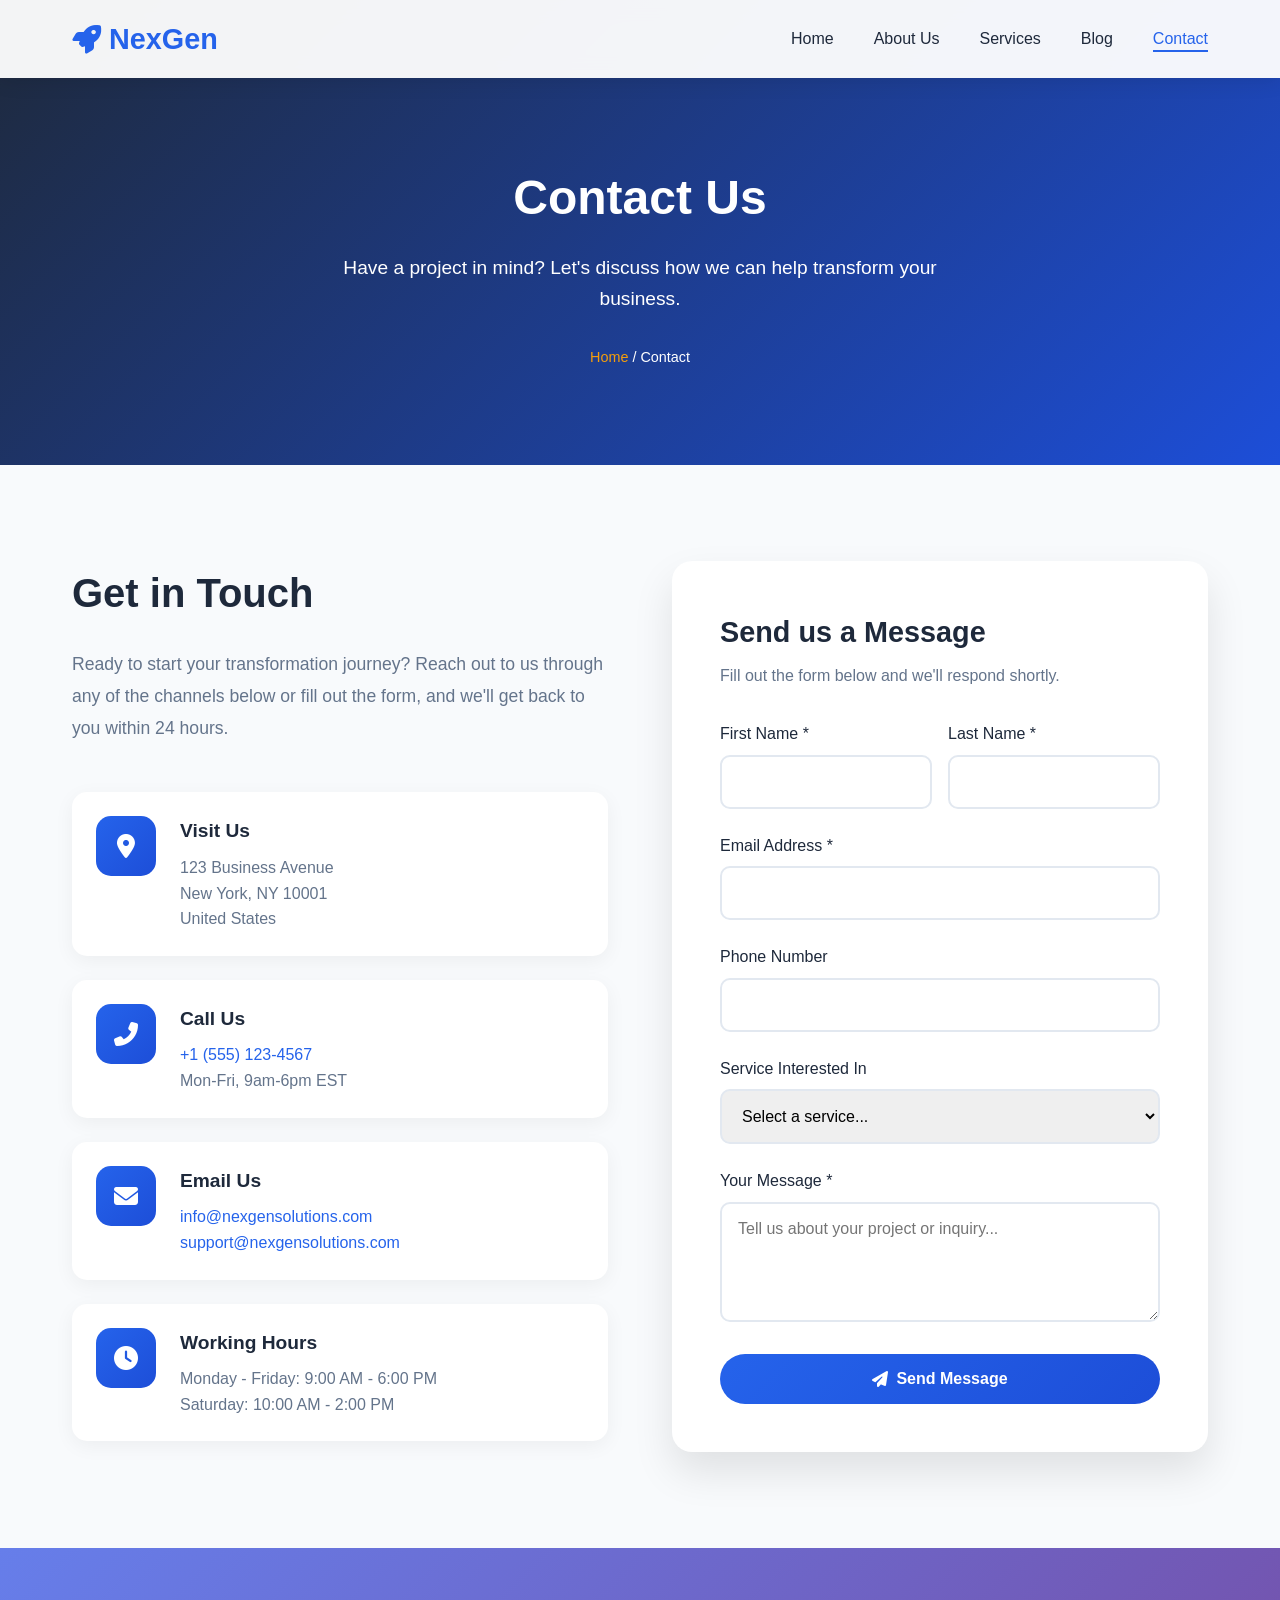
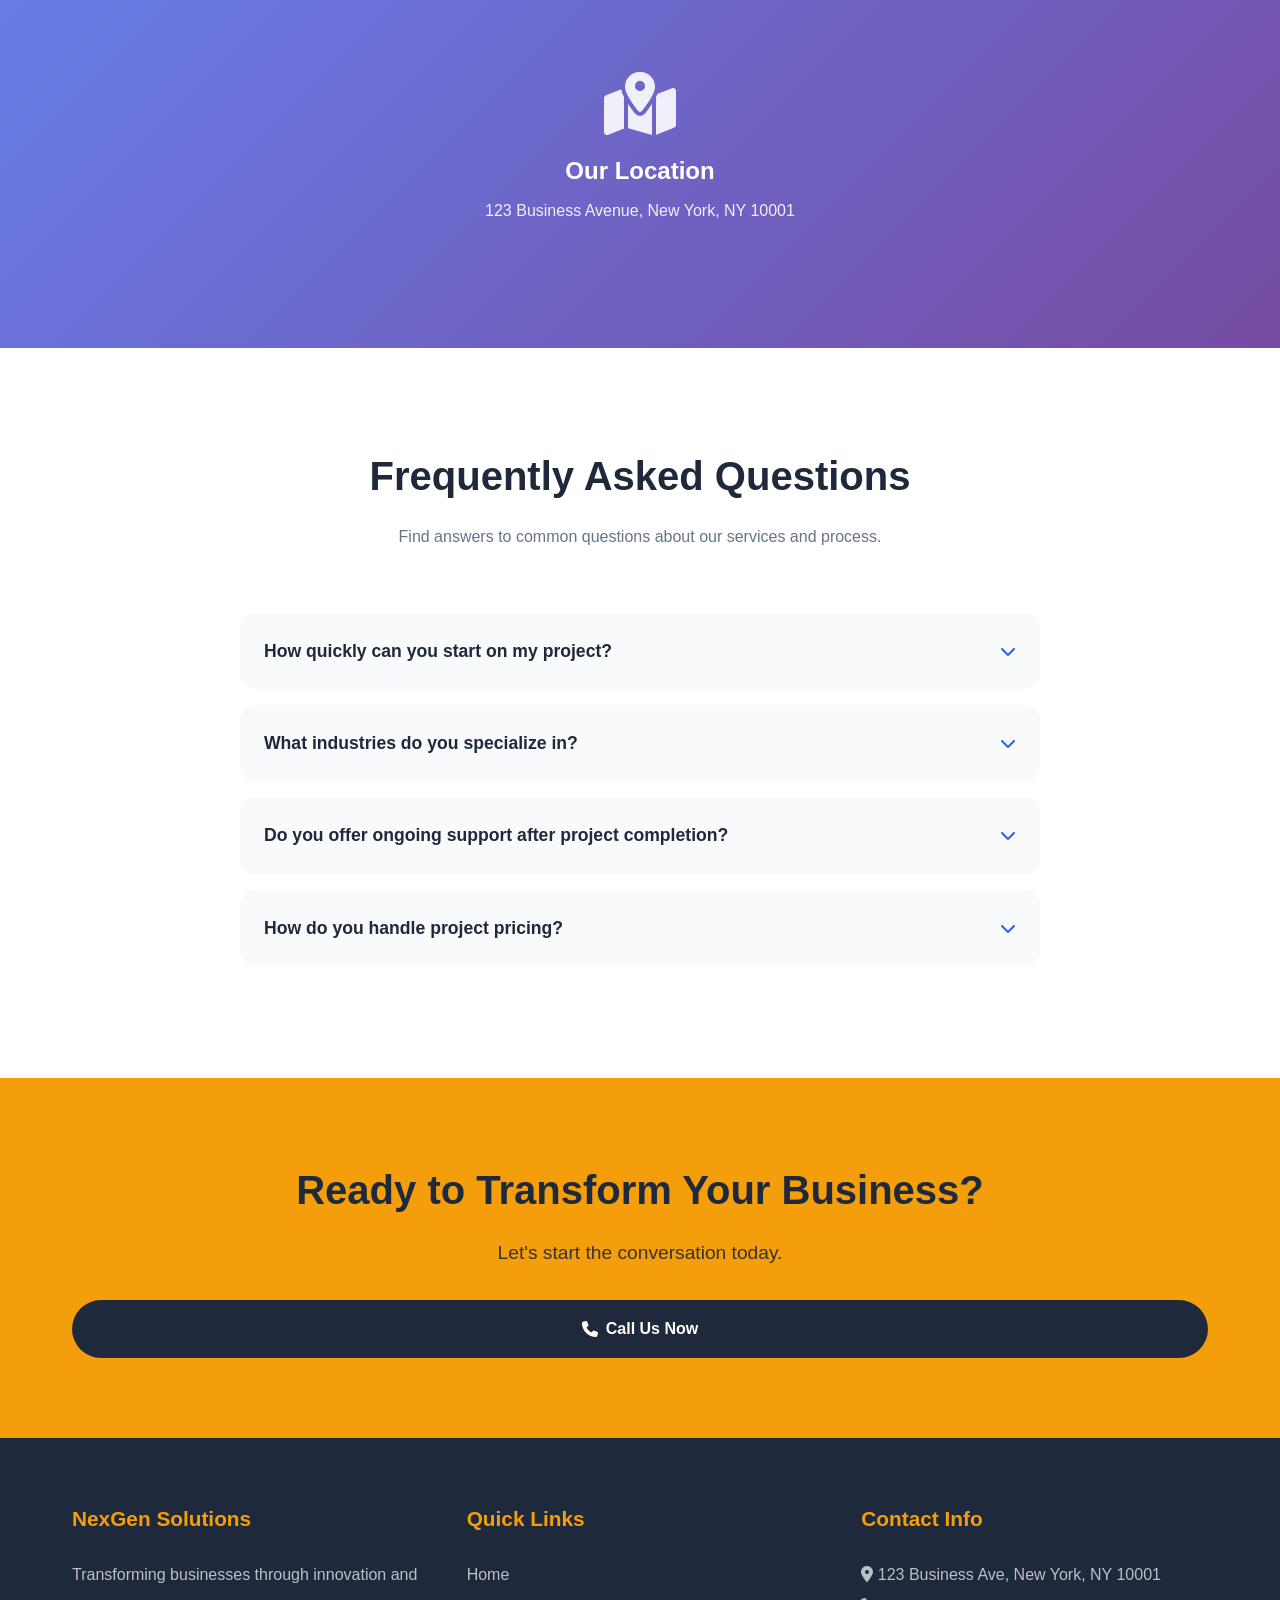
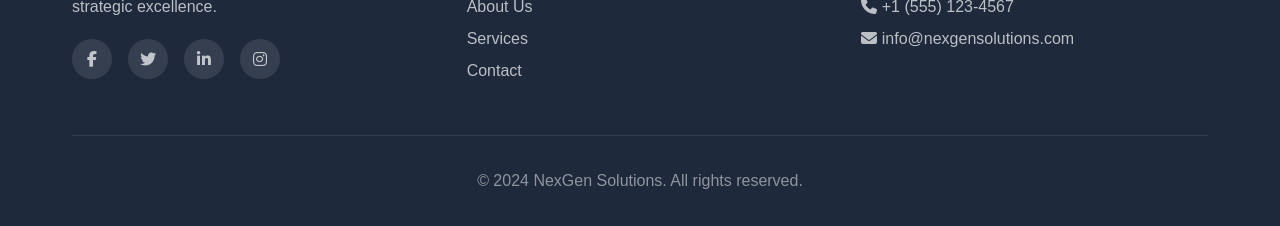
<file: contact.html>
<!DOCTYPE html>
<html lang="en">
<head>
    <meta charset="UTF-8">
    <meta name="viewport" content="width=device-width, initial-scale=1.0">
    <title>Contact Us - NexGen Solutions</title>
    <meta name="description" content="Get in touch with NexGen Solutions. We're here to help transform your business.">
    <link rel="stylesheet" href="https://cdnjs.cloudflare.com/ajax/libs/font-awesome/6.4.0/css/all.min.css">
    <style>
        * {
            margin: 0;
            padding: 0;
            box-sizing: border-box;
        }
        
        :root {
            --primary: #2563eb;
            --primary-dark: #1d4ed8;
            --secondary: #64748b;
            --dark: #1e293b;
            --light: #f8fafc;
            --accent: #f59e0b;
            --white: #ffffff;
            --success: #10b981;
        }
        
        body {
            font-family: 'Segoe UI', Tahoma, Geneva, Verdana, sans-serif;
            line-height: 1.6;
            color: var(--dark);
        }
        
        /* Navigation */
        .navbar {
            position: fixed;
            top: 0;
            width: 100%;
            background: rgba(255, 255, 255, 0.95);
            backdrop-filter: blur(10px);
            box-shadow: 0 2px 20px rgba(0,0,0,0.1);
            z-index: 1000;
            padding: 1rem 0;
        }
        
        .nav-container {
            max-width: 1200px;
            margin: 0 auto;
            padding: 0 2rem;
            display: flex;
            justify-content: space-between;
            align-items: center;
        }
        
        .logo {
            font-size: 1.8rem;
            font-weight: 700;
            color: var(--primary);
            text-decoration: none;
            display: flex;
            align-items: center;
            gap: 0.5rem;
        }
        
        .nav-links {
            display: flex;
            list-style: none;
            gap: 2.5rem;
        }
        
        .nav-links a {
            text-decoration: none;
            color: var(--dark);
            font-weight: 500;
            transition: color 0.3s ease;
            position: relative;
        }
        
        .nav-links a::after {
            content: '';
            position: absolute;
            bottom: -5px;
            left: 0;
            width: 0;
            height: 2px;
            background: var(--primary);
            transition: width 0.3s ease;
        }
        
        .nav-links a:hover::after,
        .nav-links a.active::after {
            width: 100%;
        }
        
        .nav-links a:hover,
        .nav-links a.active {
            color: var(--primary);
        }
        
        /* Page Header */
        .page-header {
            background: linear-gradient(135deg, var(--dark) 0%, var(--primary-dark) 100%);
            color: var(--white);
            padding: 10rem 2rem 6rem;
            text-align: center;
        }
        
        .page-header h1 {
            font-size: 3rem;
            margin-bottom: 1rem;
            animation: fadeInUp 1s ease;
        }
        
        .page-header p {
            font-size: 1.2rem;
            opacity: 0.9;
            max-width: 600px;
            margin: 0 auto;
            animation: fadeInUp 1s ease 0.2s both;
        }
        
        .breadcrumb {
            margin-top: 2rem;
            font-size: 0.9rem;
        }
        
        .breadcrumb a {
            color: var(--accent);
            text-decoration: none;
        }
        
        /* Container */
        .container {
            max-width: 1200px;
            margin: 0 auto;
            padding: 0 2rem;
        }
        
        /* Contact Section */
        .contact-section {
            padding: 6rem 2rem;
            background: var(--light);
        }
        
        .contact-grid {
            display: grid;
            grid-template-columns: 1fr 1fr;
            gap: 4rem;
        }
        
        /* Contact Info */
        .contact-info h2 {
            font-size: 2.5rem;
            margin-bottom: 1.5rem;
            color: var(--dark);
        }
        
        .contact-info > p {
            color: var(--secondary);
            font-size: 1.1rem;
            line-height: 1.8;
            margin-bottom: 3rem;
        }
        
        .info-cards {
            display: flex;
            flex-direction: column;
            gap: 1.5rem;
        }
        
        .info-card {
            display: flex;
            align-items: flex-start;
            gap: 1.5rem;
            padding: 1.5rem;
            background: var(--white);
            border-radius: 15px;
            box-shadow: 0 5px 20px rgba(0,0,0,0.05);
            transition: transform 0.3s ease;
        }
        
        .info-card:hover {
            transform: translateX(10px);
        }
        .info-card { animation: fadeInUp 0.8s ease-out; }
        .info-card:nth-child(2) { animation-delay: 0.1s; }
        .info-card:nth-child(3) { animation-delay: 0.2s; }
        
        .info-icon {
            width: 60px;
            height: 60px;
            background: linear-gradient(135deg, var(--primary), var(--primary-dark));
            border-radius: 15px;
            display: flex;
            align-items: center;
            justify-content: center;
            font-size: 1.5rem;
            color: var(--white);
            flex-shrink: 0;
        }
        
        .info-content h3 {
            font-size: 1.2rem;
            margin-bottom: 0.5rem;
            color: var(--dark);
        }
        
        .info-content p {
            color: var(--secondary);
            line-height: 1.6;
        }
        
        .info-content a {
            color: var(--primary);
            text-decoration: none;
            transition: color 0.3s ease;
        }
        
        .info-content a:hover {
            color: var(--primary-dark);
        }
        
        /* Contact Form */
        .contact-form-wrapper {
            background: var(--white);
            padding: 3rem;
            border-radius: 20px;
            box-shadow: 0 20px 40px rgba(0,0,0,0.1);
        }
        
        .contact-form-wrapper h3 {
            font-size: 1.8rem;
            margin-bottom: 0.5rem;
            color: var(--dark);
        }
        
        .contact-form-wrapper > p {
            color: var(--secondary);
            margin-bottom: 2rem;
        }
        
        .form-group {
            margin-bottom: 1.5rem;
        }
        
        .form-group label {
            display: block;
            margin-bottom: 0.5rem;
            color: var(--dark);
            font-weight: 500;
        }
        
        .form-group input,
        .form-group textarea,
        .form-group select {
            width: 100%;
            padding: 1rem;
            border: 2px solid #e2e8f0;
            border-radius: 10px;
            font-size: 1rem;
            font-family: inherit;
            transition: all 0.3s ease;
        }
        
        .form-group input:focus,
        .form-group textarea:focus,
        .form-group select:focus {
            outline: none;
            border-color: var(--primary);
            box-shadow: 0 0 0 3px rgba(37, 99, 235, 0.1);
        }
        
        .form-group textarea {
            resize: vertical;
            min-height: 120px;
        }
        
        .form-row {
            display: grid;
            grid-template-columns: 1fr 1fr;
            gap: 1rem;
        }
        
        .btn {
            padding: 1rem 2.5rem;
            border-radius: 50px;
            text-decoration: none;
            font-weight: 600;
            transition: all 0.3s ease;
            display: inline-flex;
            align-items: center;
            justify-content: center;
            gap: 0.5rem;
            border: none;
            cursor: pointer;
            font-size: 1rem;
            width: 100%;
        }
        
        .btn-primary {
            background: linear-gradient(135deg, var(--primary), var(--primary-dark));
            color: var(--white);
        }
        
        .btn-primary:hover {
            transform: translateY(-3px);
            box-shadow: 0 10px 30px rgba(37, 99, 235, 0.3);
        }
        
        /* Map Section */
        .map-section {
            padding: 0;
            background: var(--white);
        }
        
        .map-container {
            height: 400px;
            background: linear-gradient(135deg, #667eea 0%, #764ba2 100%);
            position: relative;
            display: flex;
            align-items: center;
            justify-content: center;
            color: var(--white);
            text-align: center;
        }
        
        .map-placeholder {
            padding: 2rem;
        }
        
        .map-placeholder i {
            font-size: 4rem;
            margin-bottom: 1rem;
            opacity: 0.9;
        }
        
        .map-placeholder h3 {
            font-size: 1.5rem;
            margin-bottom: 0.5rem;
        }
        
        .map-placeholder p {
            opacity: 0.9;
        }
        
        /* FAQ Section */
        .faq-section {
            padding: 6rem 2rem;
            background: var(--white);
        }
        
        .faq-section .section-header {
            text-align: center;
            margin-bottom: 4rem;
        }
        
        .faq-section .section-header h2 {
            font-size: 2.5rem;
            color: var(--dark);
            margin-bottom: 1rem;
        }
        
        .faq-section .section-header p {
            color: var(--secondary);
            max-width: 600px;
            margin: 0 auto;
        }
        
        .faq-grid {
            max-width: 800px;
            margin: 0 auto;
        }
        
        .faq-item {
            background: var(--light);
            border-radius: 15px;
            margin-bottom: 1rem;
            overflow: hidden;
        }
        
        .faq-question {
            padding: 1.5rem;
            display: flex;
            justify-content: space-between;
            align-items: center;
            cursor: pointer;
            transition: background 0.3s ease;
        }
        
        .faq-question:hover {
            background: #e2e8f0;
        }
        
        .faq-question h4 {
            font-size: 1.1rem;
            color: var(--dark);
            margin: 0;
        }
        
        .faq-question i {
            color: var(--primary);
            transition: transform 0.3s ease;
        }
        
        .faq-item.active .faq-question i {
            transform: rotate(180deg);
        }
        
        .faq-answer {
            padding: 0 1.5rem;
            max-height: 0;
            overflow: hidden;
            transition: all 0.3s ease;
        }
        
        .faq-item.active .faq-answer {
            padding: 0 1.5rem 1.5rem;
            max-height: 200px;
        }
        
        .faq-answer p {
            color: var(--secondary);
            line-height: 1.8;
        }
        
        /* CTA Section */
        .cta {
            padding: 5rem 2rem;
            background: var(--accent);
            text-align: center;
        }
        
        .cta h2 {
            font-size: 2.5rem;
            color: var(--dark);
            margin-bottom: 1rem;
        }
        
        .cta p {
            font-size: 1.2rem;
            color: var(--dark);
            opacity: 0.9;
            margin-bottom: 2rem;
        }
        
        .btn-dark {
            background: var(--dark);
            color: var(--white);
        }
        
        .btn-dark:hover {
            background: var(--primary-dark);
            transform: translateY(-3px);
        }
        
        /* Footer */
        .footer {
            background: var(--dark);
            color: var(--white);
            padding: 4rem 2rem 2rem;
        }
        
        .footer-grid {
            display: grid;
            grid-template-columns: repeat(auto-fit, minmax(250px, 1fr));
            gap: 3rem;
            margin-bottom: 3rem;
        }
        
        .footer-section h3 {
            font-size: 1.3rem;
            margin-bottom: 1.5rem;
            color: var(--accent);
        }
        
        .footer-section p,
        .footer-section a {
            color: rgba(255,255,255,0.7);
            text-decoration: none;
            line-height: 2;
            transition: color 0.3s ease;
        }
        
        .footer-section a:hover {
            color: var(--accent);
        }
        
        .social-links {
            display: flex;
            gap: 1rem;
            margin-top: 1rem;
        }
        
        .social-links a {
            width: 40px;
            height: 40px;
            background: rgba(255,255,255,0.1);
            border-radius: 50%;
            display: flex;
            align-items: center;
            justify-content: center;
            transition: all 0.3s ease;
        }
        
        .social-links a:hover {
            background: var(--primary);
            transform: translateY(-3px);
        }
        
        .footer-bottom {
            border-top: 1px solid rgba(255,255,255,0.1);
            padding-top: 2rem;
            text-align: center;
            color: rgba(255,255,255,0.5);
        }
        
        /* Animations */
        @keyframes fadeInUp {from{opacity:0;transform:translateY(30px);}to{opacity:1;transform:translateY(0);}}
        @keyframes slideInLeft {from{opacity:0;transform:translateX(-50px);}to{opacity:1;transform:translateX(0);}}
        @keyframes slideInRight {from{opacity:0;transform:translateX(50px);}to{opacity:1;transform:translateX(0);}}
        @keyframes zoomIn {from{opacity:0;transform:scale(0.8);}to{opacity:1;transform:scale(1);}}
        @keyframes pulse {0%,100%{box-shadow:0 0 0 0 rgba(37,99,235,0.7);}50%{box-shadow:0 0 0 10px rgba(37,99,235,0);}}
        @keyframes float {0%,100%{transform:translateY(0);}50%{transform:translateY(-10px);}}
        @keyframes glow {0%,100%{text-shadow:0 0 5px rgba(245,158,11,0.5);}50%{text-shadow:0 0 20px rgba(245,158,11,0.8);}}
        /* Mobile Menu */
        .mobile-menu-btn {
            display: none;
            background: none;
            border: none;
            font-size: 1.5rem;
            color: var(--dark);
            cursor: pointer;
        }
        
        @media (max-width: 768px) {
            .mobile-menu-btn {
                display: block;
            }
            
            .nav-links {
                position: fixed;
                top: 70px;
                left: -100%;
                width: 100%;
                height: calc(100vh - 70px);
                background: var(--white);
                flex-direction: column;
                align-items: center;
                padding: 2rem;
                transition: left 0.3s ease;
            }
            
            .nav-links.active {
                left: 0;
            }
            
            .page-header h1 {
                font-size: 2rem;
            }
            
            .contact-grid {
                grid-template-columns: 1fr;
                gap: 3rem;
            }
            
            .form-row {
                grid-template-columns: 1fr;
            }
        }
    </style>
</head>
<body>
    <!-- Navigation -->
    <nav class="navbar">
        <div class="nav-container">
            <a href="index.html" class="logo">
                <i class="fas fa-rocket"></i>
                NexGen
            </a>
            <button class="mobile-menu-btn" onclick="toggleMenu()">
                <i class="fas fa-bars"></i>
            </button>
            <ul class="nav-links" id="navLinks">
                <li><a href="index.html" class="nav-link">Home</a></li>
                <li><a href="about.html" class="nav-link">About Us</a></li>
                <li><a href="services.html" class="nav-link">Services</a></li>
                <li><a href="blog.html" class="nav-link">Blog</a></li>
                <li><a href="contact.html" class="nav-link active">Contact</a></li>
            </ul>
        </div>
    </nav>

    <!-- Page Header -->
    <section class="page-header">
        <div class="container">
            <h1>Contact Us</h1>
            <p>Have a project in mind? Let's discuss how we can help transform your business.</p>
            <div class="breadcrumb">
                <a href="index.html">Home</a> / Contact
            </div>
        </div>
    </section>

    <!-- Contact Section -->
    <section class="contact-section">
        <div class="container">
            <div class="contact-grid">
                <div class="contact-info">
                    <h2>Get in Touch</h2>
                    <p>Ready to start your transformation journey? Reach out to us through any of the channels below or fill out the form, and we'll get back to you within 24 hours.</p>
                    
                    <div class="info-cards">
                        <div class="info-card">
                            <div class="info-icon">
                                <i class="fas fa-map-marker-alt"></i>
                            </div>
                            <div class="info-content">
                                <h3>Visit Us</h3>
                                <p>123 Business Avenue<br>New York, NY 10001<br>United States</p>
                            </div>
                        </div>
                        
                        <div class="info-card">
                            <div class="info-icon">
                                <i class="fas fa-phone-alt"></i>
                            </div>
                            <div class="info-content">
                                <h3>Call Us</h3>
                                <p><a href="tel:+15551234567">+1 (555) 123-4567</a><br>Mon-Fri, 9am-6pm EST</p>
                            </div>
                        </div>
                        
                        <div class="info-card">
                            <div class="info-icon">
                                <i class="fas fa-envelope"></i>
                            </div>
                            <div class="info-content">
                                <h3>Email Us</h3>
                                <p><a href="mailto:info@nexgensolutions.com">info@nexgensolutions.com</a><br><a href="mailto:support@nexgensolutions.com">support@nexgensolutions.com</a></p>
                            </div>
                        </div>
                        
                        <div class="info-card">
                            <div class="info-icon">
                                <i class="fas fa-clock"></i>
                            </div>
                            <div class="info-content">
                                <h3>Working Hours</h3>
                                <p>Monday - Friday: 9:00 AM - 6:00 PM<br>Saturday: 10:00 AM - 2:00 PM</p>
                            </div>
                        </div>
                    </div>
                </div>
                
                <div class="contact-form-wrapper">
                    <h3>Send us a Message</h3>
                    <p>Fill out the form below and we'll respond shortly.</p>
                    
                    <form id="contactForm">
                        <div class="form-row">
                            <div class="form-group">
                                <label for="firstName">First Name *</label>
                                <input type="text" id="firstName" name="firstName" required>
                            </div>
                            <div class="form-group">
                                <label for="lastName">Last Name *</label>
                                <input type="text" id="lastName" name="lastName" required>
                            </div>
                        </div>
                        
                        <div class="form-group">
                            <label for="email">Email Address *</label>
                            <input type="email" id="email" name="email" required>
                        </div>
                        
                        <div class="form-group">
                            <label for="phone">Phone Number</label>
                            <input type="tel" id="phone" name="phone">
                        </div>
                        
                        <div class="form-group">
                            <label for="service">Service Interested In</label>
                            <select id="service" name="service">
                                <option value="">Select a service...</option>
                                <option value="consulting">Business Consulting</option>
                                <option value="digital">Digital Transformation</option>
                                <option value="marketing">Marketing Strategy</option>
                                <option value="cloud">Cloud Solutions</option>
                                <option value="other">Other</option>
                            </select>
                        </div>
                        
                        <div class="form-group">
                            <label for="message">Your Message *</label>
                            <textarea id="message" name="message" placeholder="Tell us about your project or inquiry..." required></textarea>
                        </div>
                        
                        <button type="submit" class="btn btn-primary">
                            <i class="fas fa-paper-plane"></i>
                            Send Message
                        </button>
                    </form>
                </div>
            </div>
        </div>
    </section>

    <!-- Map Section -->
    <section class="map-section">
        <div class="map-container">
            <div class="map-placeholder">
                <i class="fas fa-map-marked-alt"></i>
                <h3>Our Location</h3>
                <p>123 Business Avenue, New York, NY 10001</p>
            </div>
        </div>
    </section>

    <!-- FAQ Section -->
    <section class="faq-section">
        <div class="container">
            <div class="section-header">
                <h2>Frequently Asked Questions</h2>
                <p>Find answers to common questions about our services and process.</p>
            </div>
            <div class="faq-grid">
                <div class="faq-item">
                    <div class="faq-question" onclick="toggleFaq(this)">
                        <h4>How quickly can you start on my project?</h4>
                        <i class="fas fa-chevron-down"></i>
                    </div>
                    <div class="faq-answer">
                        <p>We typically begin initial consultations within 48 hours of your inquiry. Project kickoff timelines vary based on scope and complexity, but we strive to move as quickly as possible without compromising quality.</p>
                    </div>
                </div>
                
                <div class="faq-item">
                    <div class="faq-question" onclick="toggleFaq(this)">
                        <h4>What industries do you specialize in?</h4>
                        <i class="fas fa-chevron-down"></i>
                    </div>
                    <div class="faq-answer">
                        <p>We have extensive experience across technology, healthcare, finance, retail, and manufacturing sectors. Our diverse expertise allows us to bring cross-industry insights to every project.</p>
                    </div>
                </div>
                
                <div class="faq-item">
                    <div class="faq-question" onclick="toggleFaq(this)">
                        <h4>Do you offer ongoing support after project completion?</h4>
                        <i class="fas fa-chevron-down"></i>
                    </div>
                    <div class="faq-answer">
                        <p>Yes! We offer various support and maintenance packages to ensure your solutions continue to perform optimally. We believe in building long-term partnerships with our clients.</p>
                    </div>
                </div>
                
                <div class="faq-item">
                    <div class="faq-question" onclick="toggleFaq(this)">
                        <h4>How do you handle project pricing?</h4>
                        <i class="fas fa-chevron-down"></i>
                    </div>
                    <div class="faq-answer">
                        <p>We offer both project-based and retainer pricing models depending on your needs. After our initial consultation, we provide a detailed proposal with transparent pricing and no hidden fees.</p>
                    </div>
                </div>
            </div>
        </div>
    </section>

    <!-- CTA Section -->
    <section class="cta">
        <div class="container">
            <h2>Ready to Transform Your Business?</h2>
            <p>Let's start the conversation today.</p>
            <a href="tel:+15551234567" class="btn btn-dark">
                <i class="fas fa-phone"></i>
                Call Us Now
            </a>
        </div>
    </section>

    <!-- Footer -->
    <footer class="footer">
        <div class="container">
            <div class="footer-grid">
                <div class="footer-section">
                    <h3>NexGen Solutions</h3>
                    <p>Transforming businesses through innovation and strategic excellence.</p>
                    <div class="social-links">
                        <a href="#"><i class="fab fa-facebook-f"></i></a>
                        <a href="#"><i class="fab fa-twitter"></i></a>
                        <a href="#"><i class="fab fa-linkedin-in"></i></a>
                        <a href="#"><i class="fab fa-instagram"></i></a>
                    </div>
                </div>
                <div class="footer-section">
                    <h3>Quick Links</h3>
                    <a href="index.html">Home</a><br>
                    <a href="about.html">About Us</a><br>
                    <a href="services.html">Services</a><br>
                    <a href="contact.html">Contact</a>
                </div>
                <div class="footer-section">
                    <h3>Contact Info</h3>
                    <p><i class="fas fa-map-marker-alt"></i> 123 Business Ave, New York, NY 10001</p>
                    <p><i class="fas fa-phone"></i> +1 (555) 123-4567</p>
                    <p><i class="fas fa-envelope"></i> info@nexgensolutions.com</p>
                </div>
            </div>
            <div class="footer-bottom">
                <p>&copy; 2024 NexGen Solutions. All rights reserved.</p>
            </div>
        </div>
    </footer>

    <script>
        function toggleMenu() {
            const navLinks = document.getElementById('navLinks');
            navLinks.classList.toggle('active');
        }
        
        function toggleFaq(element) {
            const faqItem = element.parentElement;
            faqItem.classList.toggle('active');
        }
        
        // Form submission handler
        document.getElementById('contactForm').addEventListener('submit', function(e) {
            e.preventDefault();
            alert('Thank you for your message! We will get back to you within 24 hours.');
            this.reset();
        });
    </script>
</body>
</html>
</file>
